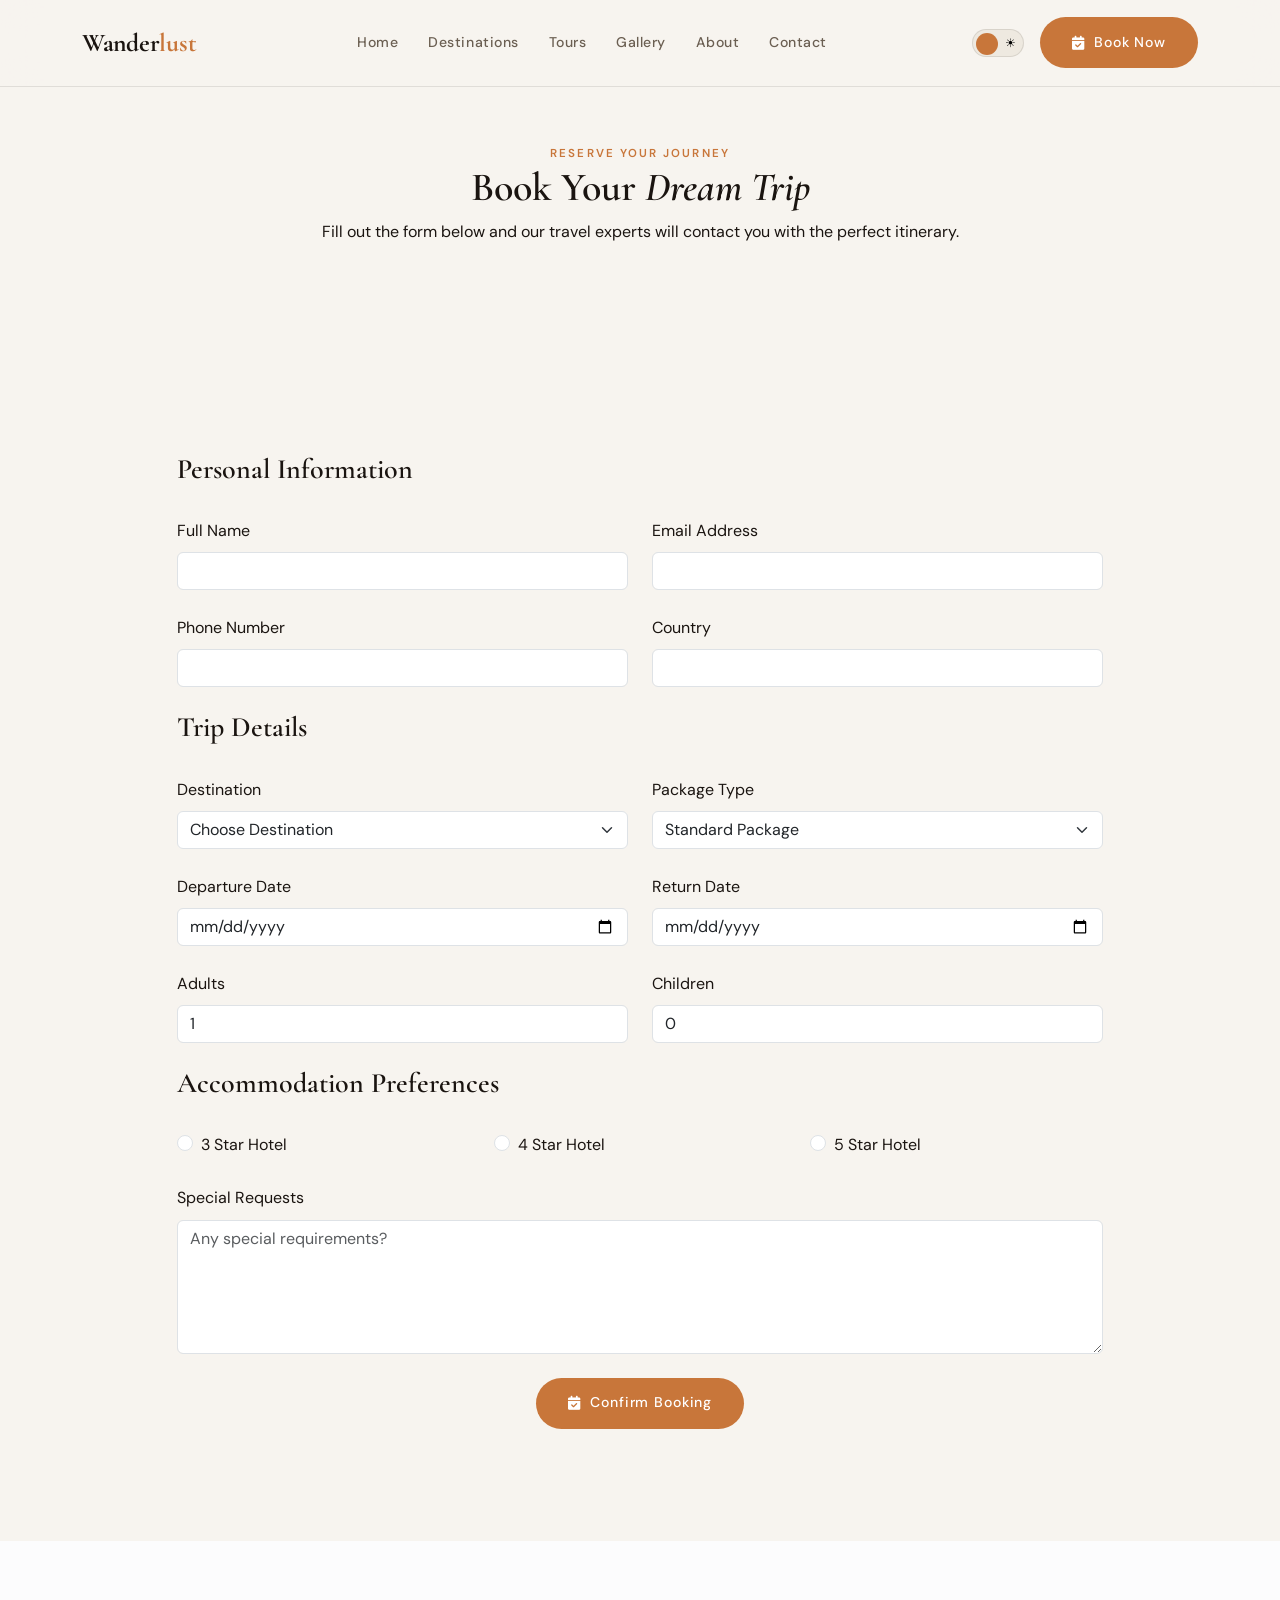
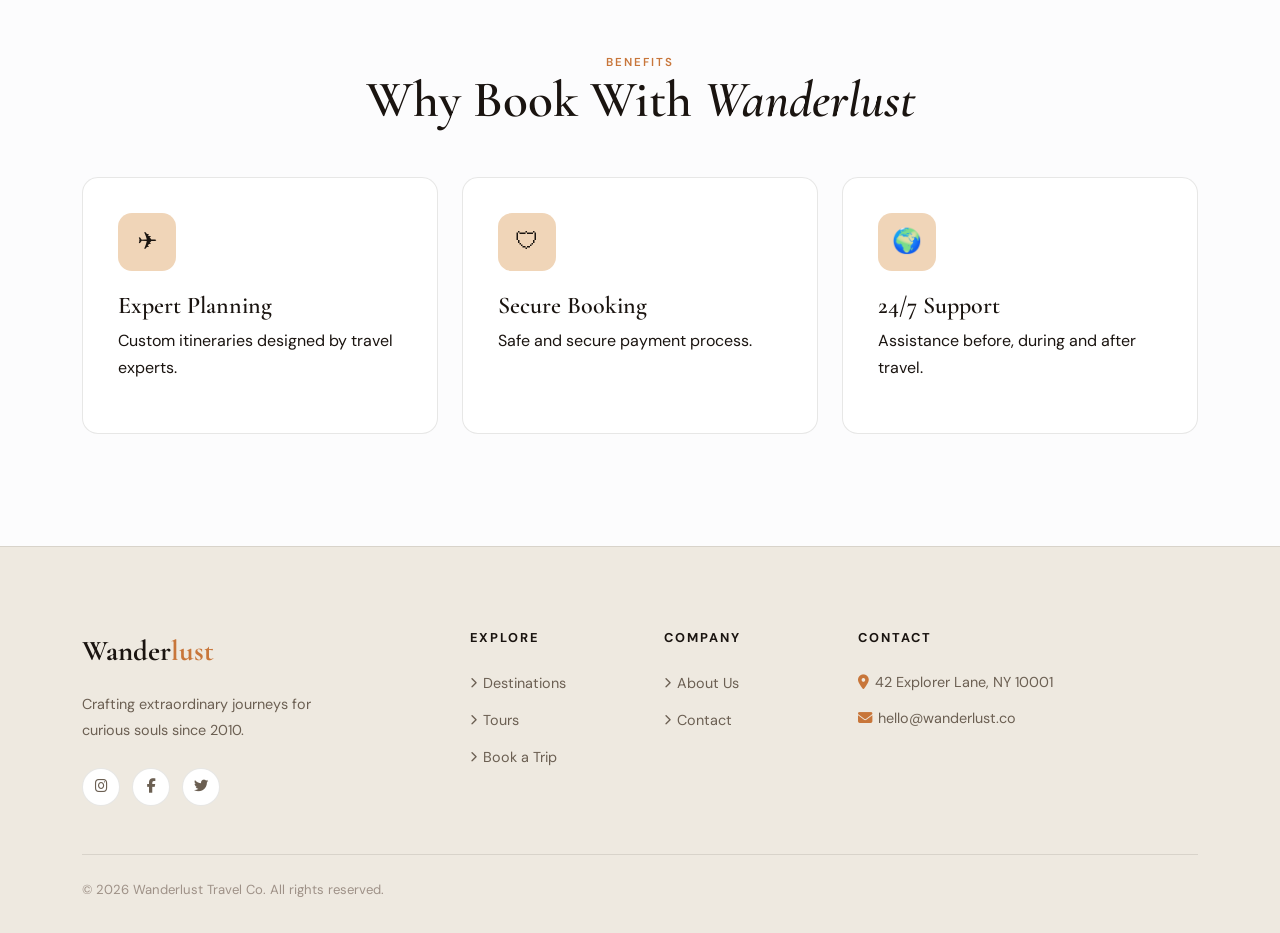
<file: travel_websites/booking.html>
<!DOCTYPE html>
<html lang="en" data-theme="light">
<head>
  <meta charset="UTF-8">
  <meta name="viewport" content="width=device-width, initial-scale=1.0">
  <title>Booking — Wanderlust</title>
  <link rel="icon" href="data:image/svg+xml,<svg xmlns='http://www.w3.org/2000/svg' viewBox='0 0 100 100'><text y='.9em' font-size='90'>✈</text></svg>">
  <link rel="stylesheet" href="https://cdnjs.cloudflare.com/ajax/libs/bootstrap/5.3.3/css/bootstrap.min.css">
  <link rel="stylesheet" href="https://cdnjs.cloudflare.com/ajax/libs/font-awesome/6.5.0/css/all.min.css">
  <link rel="stylesheet" href="css/style.css">
</head>

<body data-page="booking">

<!-- Navbar -->
<nav class="navbar navbar-expand-lg fixed-top">
  <div class="container">
    <a class="navbar-brand" href="index.html">Wander<span>lust</span></a>
    <button class="navbar-toggler border-0" type="button" data-bs-toggle="collapse" data-bs-target="#navMenu"><span class="navbar-toggler-icon"></span></button>
    <div class="collapse navbar-collapse" id="navMenu">
      <ul class="navbar-nav mx-auto gap-1">
        <li class="nav-item"><a class="nav-link" data-page="home" href="index.html">Home</a></li>
        <li class="nav-item"><a class="nav-link" data-page="destinations" href="destinations.html">Destinations</a></li>
        <li class="nav-item"><a class="nav-link" data-page="tours" href="tours.html">Tours</a></li>
        <li class="nav-item"><a class="nav-link" data-page="gallery" href="gallery.html">Gallery</a></li>
        <li class="nav-item"><a class="nav-link" data-page="about" href="about.html">About</a></li>
        <li class="nav-item"><a class="nav-link" data-page="contact" href="contact.html">Contact</a></li>
      </ul>
      <div class="d-flex align-items-center gap-3 mt-3 mt-lg-0">
        <button class="theme-toggle" aria-label="Toggle theme"><span class="icon-sun">☀</span><span class="icon-moon">☾</span></button>
        <a href="booking.html" class="btn-wl btn-wl-primary d-none d-lg-inline-flex"><i class="fa-solid fa-calendar-check"></i> Book Now</a>
      </div>
    </div>
  </div>
</nav>

<!-- Hero -->
<section class="page-hero">

    <div class="container text-center">

        <div class="section-label">
            Reserve Your Journey
        </div>

        <h1 class="page-title">
            Book Your <em>Dream Trip</em>
        </h1>

        <p class="page-subtitle">
            Fill out the form below and our travel experts
            will contact you with the perfect itinerary.
        </p>

    </div>

</section>

<!-- Booking Form -->
<section class="section-padding">

<div class="container">

<div class="row justify-content-center">

<div class="col-lg-10">

<div class="booking-card">

<form id="bookingForm">

<div class="row g-4">

<!-- Personal Details -->

<div class="col-12">
<h3 class="booking-title">
Personal Information
</h3>
</div>

<div class="col-md-6">

<label class="form-label">
Full Name
</label>

<input
type="text"
class="form-control"
required>

</div>

<div class="col-md-6">

<label class="form-label">
Email Address
</label>

<input
type="email"
class="form-control"
required>

</div>

<div class="col-md-6">

<label class="form-label">
Phone Number
</label>

<input
type="tel"
class="form-control"
required>

</div>

<div class="col-md-6">

<label class="form-label">
Country
</label>

<input
type="text"
class="form-control">

</div>

<!-- Trip Details -->

<div class="col-12 mt-4">
<h3 class="booking-title">
Trip Details
</h3>
</div>

<div class="col-md-6">

<label class="form-label">
Destination
</label>

<select class="form-select">

<option>Choose Destination</option>

<option>Paris</option>
<option>Dubai</option>
<option>Bali</option>
<option>Maldives</option>
<option>Switzerland</option>
<option>Thailand</option>

</select>

</div>

<div class="col-md-6">

<label class="form-label">
Package Type
</label>

<select class="form-select">

<option>Standard Package</option>
<option>Premium Package</option>
<option>Luxury Package</option>

</select>

</div>

<div class="col-md-6">

<label class="form-label">
Departure Date
</label>

<input
type="date"
class="form-control">

</div>

<div class="col-md-6">

<label class="form-label">
Return Date
</label>

<input
type="date"
class="form-control">

</div>

<div class="col-md-6">

<label class="form-label">
Adults
</label>

<input
type="number"
class="form-control"
min="1"
value="1">

</div>

<div class="col-md-6">

<label class="form-label">
Children
</label>

<input
type="number"
class="form-control"
min="0"
value="0">

</div>

<!-- Accommodation -->

<div class="col-12 mt-4">
<h3 class="booking-title">
Accommodation Preferences
</h3>
</div>

<div class="col-md-4">

<div class="form-check">

<input
class="form-check-input"
type="radio"
name="hotel">

<label class="form-check-label">
3 Star Hotel
</label>

</div>

</div>

<div class="col-md-4">

<div class="form-check">

<input
class="form-check-input"
type="radio"
name="hotel">

<label class="form-check-label">
4 Star Hotel
</label>

</div>

</div>

<div class="col-md-4">

<div class="form-check">

<input
class="form-check-input"
type="radio"
name="hotel">

<label class="form-check-label">
5 Star Hotel
</label>

</div>

</div>

<!-- Special Requests -->

<div class="col-12 mt-4">

<label class="form-label">
Special Requests
</label>

<textarea
class="form-control"
rows="5"
placeholder="Any special requirements?">
</textarea>

</div>

<div class="col-12 mt-4 text-center">

<button
type="submit"
class="btn-wl btn-wl-primary">

<i class="fa-solid fa-calendar-check"></i>

Confirm Booking

</button>

</div>

</div>

</form>

</div>

</div>

</div>

</div>

</section>

<!-- Why Book With Us -->

<section class="section-padding bg-light-subtle">

<div class="container">

<div class="text-center mb-5">

<div class="section-label">
Benefits
</div>

<h2 class="section-title">
Why Book With <em>Wanderlust</em>
</h2>

</div>

<div class="row g-4">

<div class="col-md-4">

<div class="feature-card">

<div class="feature-icon">
✈
</div>

<h4>
Expert Planning
</h4>

<p>
Custom itineraries designed by travel experts.
</p>

</div>

</div>

<div class="col-md-4">

<div class="feature-card">

<div class="feature-icon">
🛡
</div>

<h4>
Secure Booking
</h4>

<p>
Safe and secure payment process.
</p>

</div>

</div>

<div class="col-md-4">

<div class="feature-card">

<div class="feature-icon">
🌍
</div>

<h4>
24/7 Support
</h4>

<p>
Assistance before, during and after travel.
</p>

</div>

</div>

</div>

</div>

</section>

<!-- Footer -->

<footer>
  <div class="container">
    <div class="row g-5">
      <div class="col-lg-4">
        <div class="footer-brand mb-3">Wander<span>lust</span></div>
        <p class="footer-desc">Crafting extraordinary journeys for curious souls since 2010.</p>
        <div class="social-links mt-4">
          <a href="#" class="social-link"><i class="fab fa-instagram"></i></a>
          <a href="#" class="social-link"><i class="fab fa-facebook-f"></i></a>
          <a href="#" class="social-link"><i class="fab fa-twitter"></i></a>
        </div>
      </div>
      <div class="col-6 col-lg-2">
        <div class="footer-title">Explore</div>
        <ul class="footer-links">
          <li><a href="destinations.html"><i class="fa-solid fa-chevron-right fa-xs"></i> Destinations</a></li>
          <li><a href="tours.html"><i class="fa-solid fa-chevron-right fa-xs"></i> Tours</a></li>
          <li><a href="booking.html"><i class="fa-solid fa-chevron-right fa-xs"></i> Book a Trip</a></li>
        </ul>
      </div>
      <div class="col-6 col-lg-2">
        <div class="footer-title">Company</div>
        <ul class="footer-links">
          <li><a href="about.html"><i class="fa-solid fa-chevron-right fa-xs"></i> About Us</a></li>
          <li><a href="contact.html"><i class="fa-solid fa-chevron-right fa-xs"></i> Contact</a></li>
        </ul>
      </div>
      <div class="col-lg-4">
        <div class="footer-title">Contact</div>
        <ul class="footer-links">
          <li><a href="#"><i class="fa-solid fa-location-dot text-accent"></i> 42 Explorer Lane, NY 10001</a></li>
          <li><a href="mailto:hello@wanderlust.co"><i class="fa-solid fa-envelope text-accent"></i> hello@wanderlust.co</a></li>
        </ul>
      </div>
    </div>
    <div class="footer-bottom"><p>© 2026 Wanderlust Travel Co. All rights reserved.</p></div>
  </div>
</footer>

<a href="booking.html" class="sticky-cta btn-wl btn-wl-primary"><i class="fa-solid fa-calendar-check"></i> Book a Trip</a>

<script src="https://cdnjs.cloudflare.com/ajax/libs/bootstrap/5.3.3/js/bootstrap.bundle.min.js"></script>
<script src="js/main.js"></script>

<script>

document
.getElementById("bookingForm")
.addEventListener("submit",function(e){

e.preventDefault();

alert(
"Thank you! Your booking request has been submitted successfully."
);

this.reset();

});

</script>

</body>
</html>
</file>
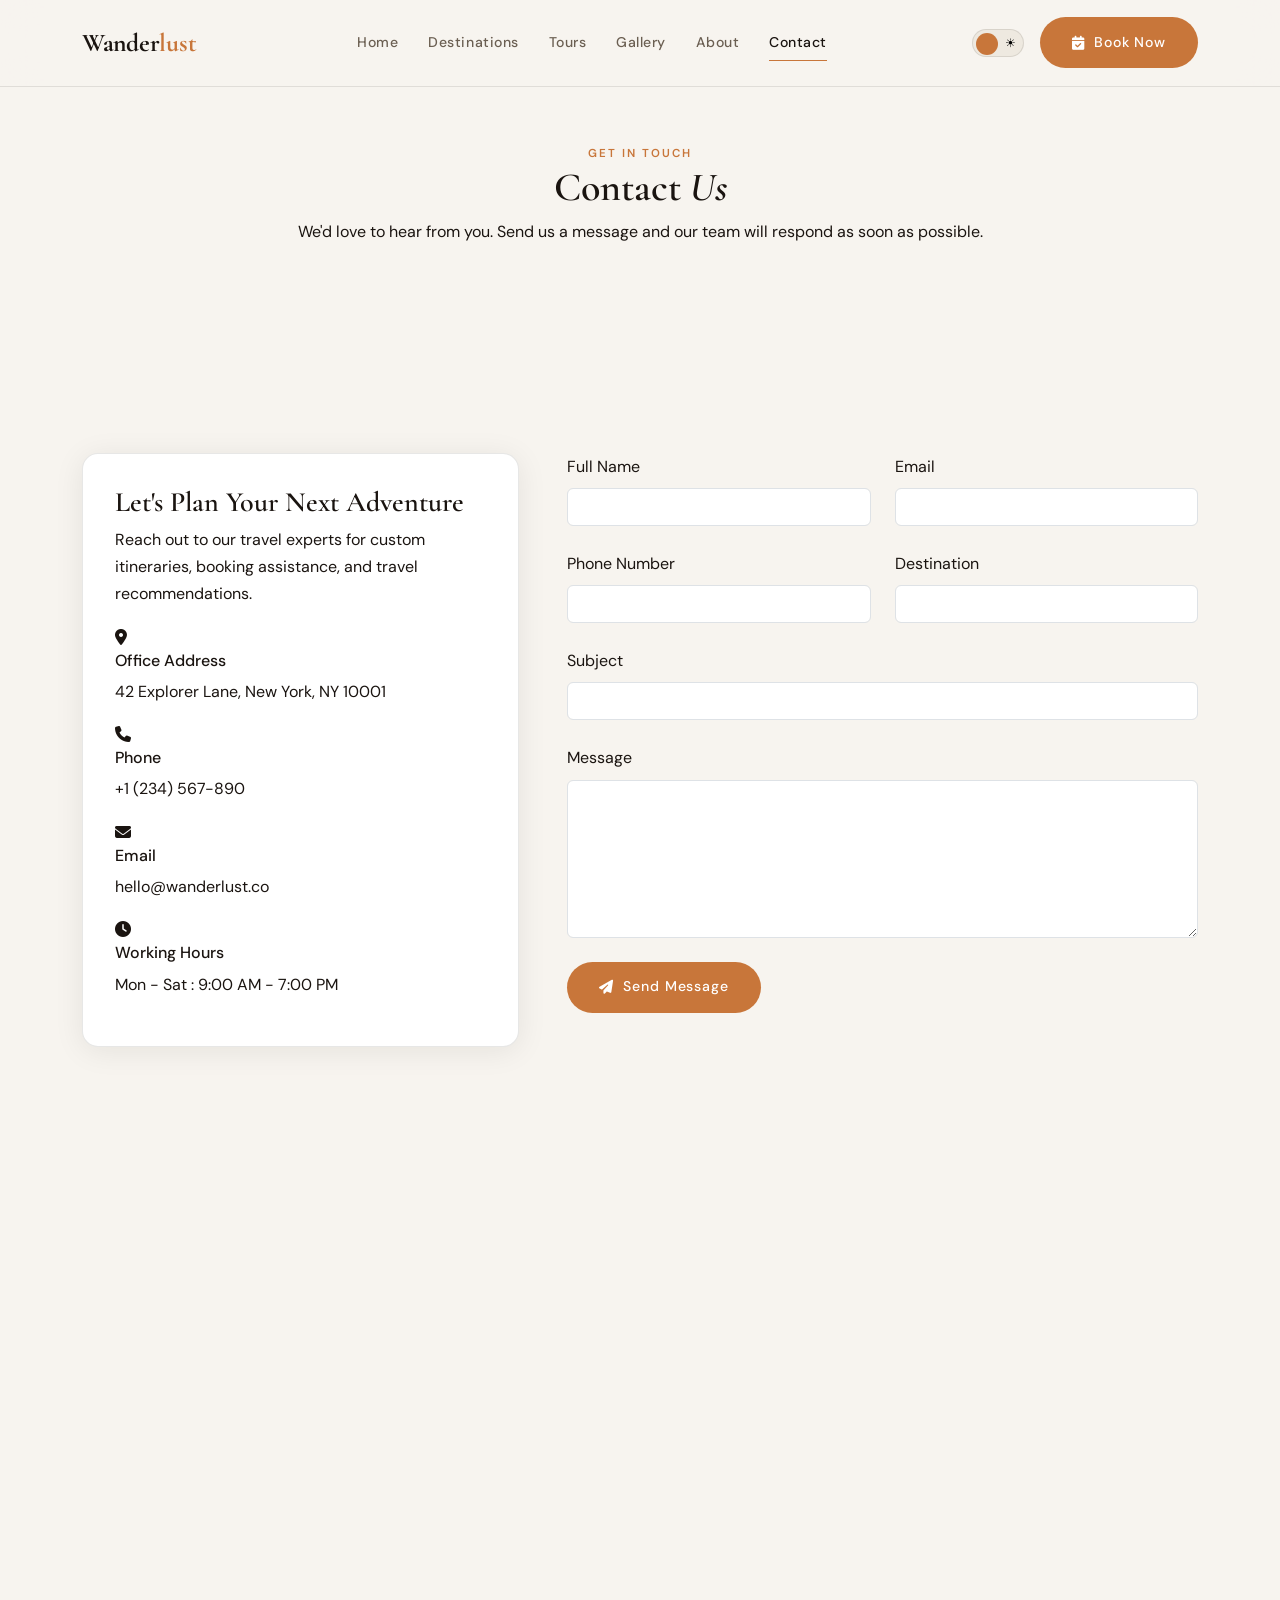
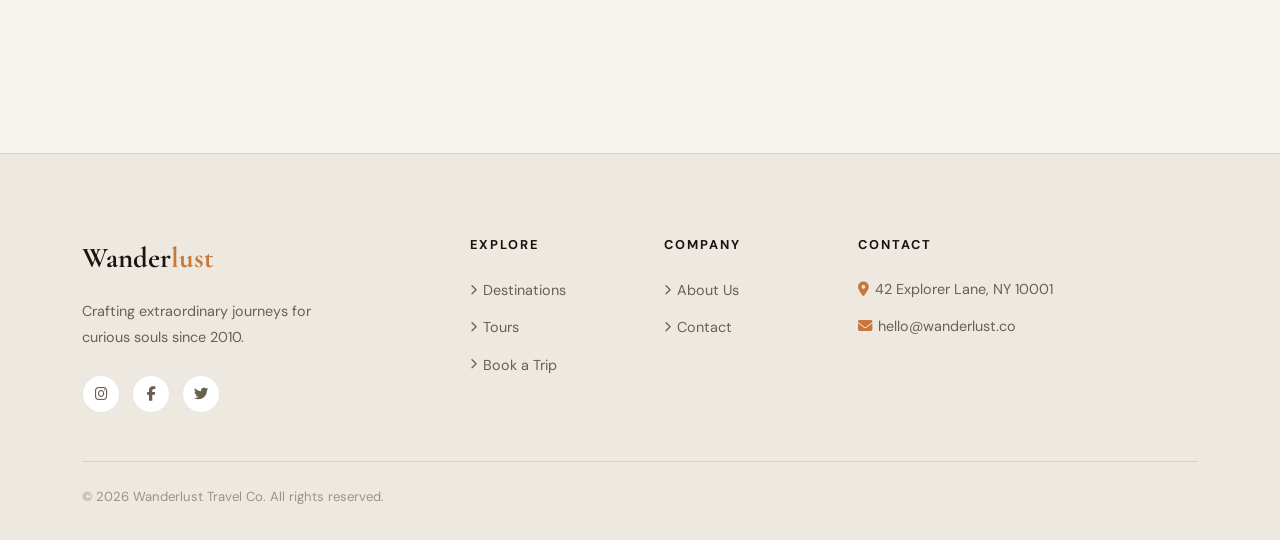
<file: travel_websites/contact.html>
<!DOCTYPE html>
<html lang="en" data-theme="light">

<head>
  <meta charset="UTF-8">
  <meta name="viewport" content="width=device-width, initial-scale=1.0">
  <title>Contact - Wanderlust</title>
  <meta name="description" content="Discover extraordinary destinations and unforgettable travel experiences with Wanderlust.">
  <link rel="icon" href="data:image/svg+xml,<svg xmlns='http://www.w3.org/2000/svg' viewBox='0 0 100 100'><text y='.9em' font-size='90'>✈</text></svg>">
  <link rel="stylesheet" href="https://cdnjs.cloudflare.com/ajax/libs/bootstrap/5.3.3/css/bootstrap.min.css">
  <link rel="stylesheet" href="https://cdnjs.cloudflare.com/ajax/libs/font-awesome/6.5.0/css/all.min.css">
  <link rel="stylesheet" href="css/style.css">
</head>

<body data-page="contact">

<!-- Navbar -->

<nav class="navbar navbar-expand-lg fixed-top">
  <div class="container">
    <a class="navbar-brand" href="index.html">Wander<span>lust</span></a>
    <button class="navbar-toggler border-0" type="button" data-bs-toggle="collapse" data-bs-target="#navMenu"><span class="navbar-toggler-icon"></span></button>
    <div class="collapse navbar-collapse" id="navMenu">
      <ul class="navbar-nav mx-auto gap-1">
        <li class="nav-item"><a class="nav-link" data-page="home" href="index.html">Home</a></li>
        <li class="nav-item"><a class="nav-link" data-page="destinations" href="destinations.html">Destinations</a></li>
        <li class="nav-item"><a class="nav-link" data-page="tours" href="tours.html">Tours</a></li>
        <li class="nav-item"><a class="nav-link" data-page="gallery" href="gallery.html">Gallery</a></li>
        <li class="nav-item"><a class="nav-link" data-page="about" href="about.html">About</a></li>
        <li class="nav-item"><a class="nav-link" data-page="contact" href="contact.html">Contact</a></li>
      </ul>
      <div class="d-flex align-items-center gap-3 mt-3 mt-lg-0">
        <button class="theme-toggle" aria-label="Toggle theme"><span class="icon-sun">☀</span><span class="icon-moon">☾</span></button>
        <a href="booking.html" class="btn-wl btn-wl-primary d-none d-lg-inline-flex"><i class="fa-solid fa-calendar-check"></i> Book Now</a>
      </div>
    </div>
  </div>
</nav>

<!-- Page Hero -->
<section class="page-hero">
    <div class="container text-center">
        <div class="section-label">Get In Touch</div>

        <h1 class="page-title">
            Contact <em>Us</em>
        </h1>

        <p class="page-subtitle">
            We'd love to hear from you. Send us a message and our team will respond as soon as possible.
        </p>
    </div>
</section>

<!-- Contact Section -->
<section class="section-padding">
    <div class="container">

        <div class="row g-5">

            <!-- Contact Info -->
            <div class="col-lg-5">

                <div class="contact-info-card">

                    <h3>Let's Plan Your Next Adventure</h3>

                    <p>
                        Reach out to our travel experts for custom itineraries,
                        booking assistance, and travel recommendations.
                    </p>

                    <div class="contact-item">
                        <i class="fa-solid fa-location-dot"></i>
                        <div>
                            <h6>Office Address</h6>
                            <p>42 Explorer Lane, New York, NY 10001</p>
                        </div>
                    </div>

                    <div class="contact-item">
                        <i class="fa-solid fa-phone"></i>
                        <div>
                            <h6>Phone</h6>
                            <p>+1 (234) 567-890</p>
                        </div>
                    </div>

                    <div class="contact-item">
                        <i class="fa-solid fa-envelope"></i>
                        <div>
                            <h6>Email</h6>
                            <p>hello@wanderlust.co</p>
                        </div>
                    </div>

                    <div class="contact-item">
                        <i class="fa-solid fa-clock"></i>
                        <div>
                            <h6>Working Hours</h6>
                            <p>Mon - Sat : 9:00 AM - 7:00 PM</p>
                        </div>
                    </div>

                </div>

            </div>

            <!-- Contact Form -->
            <div class="col-lg-7">

                <div class="contact-form-card">

                    <form id="contactForm">

                        <div class="row g-4">

                            <div class="col-md-6">
                                <label class="form-label">
                                    Full Name
                                </label>

                                <input
                                    type="text"
                                    class="form-control"
                                    required>
                            </div>

                            <div class="col-md-6">
                                <label class="form-label">
                                    Email
                                </label>

                                <input
                                    type="email"
                                    class="form-control"
                                    required>
                            </div>

                            <div class="col-md-6">
                                <label class="form-label">
                                    Phone Number
                                </label>

                                <input
                                    type="tel"
                                    class="form-control">
                            </div>

                            <div class="col-md-6">
                                <label class="form-label">
                                    Destination
                                </label>

                                <input
                                    type="text"
                                    class="form-control">
                            </div>

                            <div class="col-12">
                                <label class="form-label">
                                    Subject
                                </label>

                                <input
                                    type="text"
                                    class="form-control">
                            </div>

                            <div class="col-12">
                                <label class="form-label">
                                    Message
                                </label>

                                <textarea
                                    rows="6"
                                    class="form-control"
                                    required></textarea>
                            </div>

                            <div class="col-12">

                                <button
                                    type="submit"
                                    class="btn-wl btn-wl-primary">

                                    <i class="fa-solid fa-paper-plane"></i>
                                    Send Message

                                </button>

                            </div>

                        </div>

                    </form>

                </div>

            </div>

        </div>

    </div>
</section>

<!-- Map -->
<section class="section-padding pt-0">

    <div class="container">

        <div class="map-card">

            <iframe
                src="https://www.google.com/maps?q=New+York&output=embed"
                width="100%"
                height="450"
                style="border:0;"
                loading="lazy">
            </iframe>

        </div>

    </div>

</section>

<!-- Footer -->
<footer>
  <div class="container">
    <div class="row g-5">
      <div class="col-lg-4">
        <div class="footer-brand mb-3">Wander<span>lust</span></div>
        <p class="footer-desc">Crafting extraordinary journeys for curious souls since 2010.</p>
        <div class="social-links mt-4">
          <a href="#" class="social-link"><i class="fab fa-instagram"></i></a>
          <a href="#" class="social-link"><i class="fab fa-facebook-f"></i></a>
          <a href="#" class="social-link"><i class="fab fa-twitter"></i></a>
        </div>
      </div>
      <div class="col-6 col-lg-2">
        <div class="footer-title">Explore</div>
        <ul class="footer-links">
          <li><a href="destinations.html"><i class="fa-solid fa-chevron-right fa-xs"></i> Destinations</a></li>
          <li><a href="tours.html"><i class="fa-solid fa-chevron-right fa-xs"></i> Tours</a></li>
          <li><a href="booking.html"><i class="fa-solid fa-chevron-right fa-xs"></i> Book a Trip</a></li>
        </ul>
      </div>
      <div class="col-6 col-lg-2">
        <div class="footer-title">Company</div>
        <ul class="footer-links">
          <li><a href="about.html"><i class="fa-solid fa-chevron-right fa-xs"></i> About Us</a></li>
          <li><a href="contact.html"><i class="fa-solid fa-chevron-right fa-xs"></i> Contact</a></li>
        </ul>
      </div>
      <div class="col-lg-4">
        <div class="footer-title">Contact</div>
        <ul class="footer-links">
          <li><a href="#"><i class="fa-solid fa-location-dot text-accent"></i> 42 Explorer Lane, NY 10001</a></li>
          <li><a href="mailto:hello@wanderlust.co"><i class="fa-solid fa-envelope text-accent"></i> hello@wanderlust.co</a></li>
        </ul>
      </div>
    </div>
    <div class="footer-bottom"><p>© 2026 Wanderlust Travel Co. All rights reserved.</p></div>
  </div>
</footer>
<a href="booking.html" class="sticky-cta btn-wl btn-wl-primary"><i class="fa-solid fa-calendar-check"></i> Book a Trip</a>

<script src="https://cdnjs.cloudflare.com/ajax/libs/bootstrap/5.3.3/js/bootstrap.bundle.min.js"></script>
<script src="js/main.js"></script>
<script>
document.getElementById("contactForm")
.addEventListener("submit", function(e){

    e.preventDefault();

    alert("Thank you! Your message has been sent.");

    this.reset();

});
</script>

</body>
</html>
</file>
<file: travel_websites/css/style.css>
/* ============================================================
   WANDERLUST — Custom Styles
   ============================================================ */

@import url('https://fonts.googleapis.com/css2?family=Cormorant+Garamond:ital,wght@0,300;0,400;0,600;0,700;1,400&family=DM+Sans:wght@300;400;500;600&display=swap');

/* ── CSS Variables ─────────────────────────────────────────── */
:root {
  --bg: #f7f4ef;
  --bg-secondary: #eee9e0;
  --bg-card: #ffffff;
  --bg-nav: rgba(247,244,239,0.92);
  --text-primary: #1a1410;
  --text-secondary: #6b5f52;
  --text-muted: #9e9187;
  --accent: #c8763a;
  --accent-dark: #a05a22;
  --accent-light: #f0d5b8;
  --border: rgba(26,20,16,0.1);
  --shadow: 0 4px 30px rgba(26,20,16,0.08);
  --shadow-lg: 0 12px 50px rgba(26,20,16,0.14);
  --transition: 0.35s cubic-bezier(0.4, 0, 0.2, 1);
  --radius: 16px;
  --font-display: 'Cormorant Garamond', Georgia, serif;
  --font-body: 'DM Sans', system-ui, sans-serif;
}

[data-theme="dark"] {
  --bg: #0f0d0b;
  --bg-secondary: #1a1610;
  --bg-card: #1f1b15;
  --bg-nav: rgba(15,13,11,0.92);
  --text-primary: #f0ebe3;
  --text-secondary: #b8a990;
  --text-muted: #7d6e5b;
  --accent: #d98a4e;
  --accent-dark: #c8763a;
  --accent-light: #3a2a18;
  --border: rgba(240,235,227,0.08);
  --shadow: 0 4px 30px rgba(0,0,0,0.4);
  --shadow-lg: 0 12px 50px rgba(0,0,0,0.5);
}

/* ── Base ──────────────────────────────────────────────────── */
*, *::before, *::after { box-sizing: border-box; margin: 0; padding: 0; }

html { scroll-behavior: smooth; font-size: 16px; }

body {
  font-family: var(--font-body);
  background-color: var(--bg);
  color: var(--text-primary);
  transition: background-color var(--transition), color var(--transition);
  overflow-x: hidden;
  line-height: 1.7;
}

h1, h2, h3, h4, h5 {
  font-family: var(--font-display);
  font-weight: 600;
  line-height: 1.15;
}

a { color: var(--accent); text-decoration: none; transition: color var(--transition); }
a:hover { color: var(--accent-dark); }

img { max-width: 100%; display: block; }

/* ── Utility ───────────────────────────────────────────────── */
.text-accent { color: var(--accent) !important; }
.bg-card { background: var(--bg-card); }
.section-label {
  font-family: var(--font-body);
  font-size: 0.72rem;
  font-weight: 600;
  letter-spacing: 0.18em;
  text-transform: uppercase;
  color: var(--accent);
}
.section-title {
  font-family: var(--font-display);
  font-size: clamp(2rem, 4vw, 3.2rem);
  color: var(--text-primary);
  line-height: 1.1;
}
.section-subtitle {
  font-size: 1.05rem;
  color: var(--text-secondary);
  max-width: 560px;
}
.divider {
  width: 48px; height: 2px;
  background: var(--accent);
  margin: 1rem 0 1.5rem;
}

/* ── Scroll Reveal ─────────────────────────────────────────── */
.reveal {
  opacity: 0;
  transform: translateY(36px);
  transition: opacity 0.7s ease, transform 0.7s ease;
}
.reveal.visible {
  opacity: 1;
  transform: none;
}
.reveal-left {
  opacity: 0;
  transform: translateX(-40px);
  transition: opacity 0.7s ease, transform 0.7s ease;
}
.reveal-left.visible { opacity: 1; transform: none; }
.reveal-right {
  opacity: 0;
  transform: translateX(40px);
  transition: opacity 0.7s ease, transform 0.7s ease;
}
.reveal-right.visible { opacity: 1; transform: none; }

.delay-1 { transition-delay: 0.1s; }
.delay-2 { transition-delay: 0.2s; }
.delay-3 { transition-delay: 0.3s; }
.delay-4 { transition-delay: 0.4s; }

/* ── Navbar ────────────────────────────────────────────────── */
.navbar {
  background: var(--bg-nav) !important;
  backdrop-filter: blur(18px);
  -webkit-backdrop-filter: blur(18px);
  border-bottom: 1px solid var(--border);
  padding: 1rem 0;
  transition: background var(--transition), box-shadow var(--transition);
  z-index: 1000;
}
.navbar.scrolled {
  box-shadow: var(--shadow);
  padding: 0.65rem 0;
}
.navbar-brand {
  font-family: var(--font-display);
  font-size: 1.6rem;
  font-weight: 700;
  color: var(--text-primary) !important;
  letter-spacing: -0.01em;
}
.navbar-brand span { color: var(--accent); }
.nav-link {
  font-size: 0.88rem;
  font-weight: 500;
  letter-spacing: 0.04em;
  color: var(--text-secondary) !important;
  padding: 0.4rem 0.8rem !important;
  transition: color var(--transition);
  position: relative;
}
.nav-link::after {
  content: '';
  position: absolute;
  bottom: 0; left: 50%; right: 50%;
  height: 1.5px;
  background: var(--accent);
  transition: left var(--transition), right var(--transition);
}
.nav-link:hover, .nav-link.active {
  color: var(--text-primary) !important;
}
.nav-link:hover::after, .nav-link.active::after {
  left: 0.8rem; right: 0.8rem;
}
.navbar-toggler {
  border: 1px solid var(--border);
  padding: 0.3rem 0.55rem;
  border-radius: 8px;
}
.navbar-toggler-icon { 
  background-image: none;
  display: flex; flex-direction: column;
  justify-content: space-between;
  width: 20px; height: 14px;
}

/* Dark mode toggle */
.theme-toggle {
  background: var(--bg-secondary);
  border: 1px solid var(--border);
  border-radius: 50px;
  width: 52px; height: 28px;
  cursor: pointer;
  position: relative;
  transition: background var(--transition);
  flex-shrink: 0;
}
.theme-toggle::after {
  content: '';
  position: absolute;
  top: 3px; left: 3px;
  width: 22px; height: 22px;
  border-radius: 50%;
  background: var(--accent);
  transition: transform var(--transition);
}
[data-theme="dark"] .theme-toggle::after { transform: translateX(24px); }
.theme-toggle .icon-sun, .theme-toggle .icon-moon {
  position: absolute;
  top: 50%; transform: translateY(-50%);
  font-size: 12px;
  transition: opacity var(--transition);
}
.theme-toggle .icon-sun { right: 7px; }
.theme-toggle .icon-moon { left: 7px; }
[data-theme="dark"] .theme-toggle .icon-sun { opacity: 0; }
[data-theme="light"] .theme-toggle .icon-moon { opacity: 0; }

/* ── Hero ──────────────────────────────────────────────────── */
.hero {
  min-height: 100vh;
  position: relative;
  display: flex;
  align-items: center;
  overflow: hidden;
  background: var(--bg);
}
.hero-bg {
  position: absolute; inset: 0;
  background: linear-gradient(135deg, #1a0e06 0%, #3d2210 50%, #1a0e06 100%);
  opacity: 1;
  z-index: 0;
}
.hero-img {
  position: absolute; inset: 0;
  background: url('https://images.unsplash.com/photo-1476514525535-07fb3b4ae5f1?w=1800&q=80') center/cover no-repeat;
  z-index: 1;
  transform: scale(1.05);
  animation: heroZoom 20s ease-in-out infinite alternate;
}
@keyframes heroZoom {
  from { transform: scale(1.05); }
  to { transform: scale(1.12); }
}
.hero-overlay {
  position: absolute; inset: 0;
  background: linear-gradient(to right, rgba(10,6,2,0.85) 0%, rgba(10,6,2,0.4) 60%, rgba(10,6,2,0.1) 100%);
  z-index: 2;
}
.hero-content { position: relative; z-index: 3; }
.hero-eyebrow {
  font-size: 0.75rem;
  font-weight: 600;
  letter-spacing: 0.22em;
  text-transform: uppercase;
  color: var(--accent);
  display: flex; align-items: center; gap: 0.75rem;
}
.hero-eyebrow::before {
  content: '';
  width: 36px; height: 1px;
  background: var(--accent);
  display: inline-block;
}
.hero-title {
  font-family: var(--font-display);
  font-size: clamp(3rem, 7vw, 6.5rem);
  font-weight: 300;
  color: #f0ebe3;
  line-height: 1.0;
  letter-spacing: -0.02em;
}
.hero-title strong {
  font-weight: 700;
  display: block;
  font-style: italic;
}
.hero-desc {
  font-size: 1.1rem;
  color: rgba(240,235,227,0.75);
  max-width: 440px;
  line-height: 1.75;
}
.hero-stats {
  display: flex; gap: 2.5rem;
  padding-top: 1rem;
}
.hero-stat-num {
  font-family: var(--font-display);
  font-size: 2.2rem;
  font-weight: 700;
  color: var(--accent);
  display: block;
  line-height: 1;
}
.hero-stat-label {
  font-size: 0.75rem;
  color: rgba(240,235,227,0.6);
  text-transform: uppercase;
  letter-spacing: 0.1em;
}
.hero-scroll {
  position: absolute;
  bottom: 2.5rem; left: 50%;
  transform: translateX(-50%);
  z-index: 3;
  display: flex; flex-direction: column;
  align-items: center; gap: 0.5rem;
  color: rgba(240,235,227,0.5);
  font-size: 0.7rem;
  letter-spacing: 0.15em;
  text-transform: uppercase;
  animation: bounceScroll 2.5s ease-in-out infinite;
}
@keyframes bounceScroll {
  0%, 100% { transform: translateX(-50%) translateY(0); }
  50% { transform: translateX(-50%) translateY(8px); }
}
.scroll-line {
  width: 1px; height: 40px;
  background: linear-gradient(to bottom, var(--accent), transparent);
}

/* ── Buttons ───────────────────────────────────────────────── */
.btn-wl {
  display: inline-flex; align-items: center; gap: 0.6rem;
  padding: 0.85rem 2rem;
  border-radius: 50px;
  font-family: var(--font-body);
  font-size: 0.88rem;
  font-weight: 500;
  letter-spacing: 0.06em;
  transition: all var(--transition);
  border: none; cursor: pointer;
}
.btn-wl-primary {
  background: var(--accent);
  color: #fff;
}
.btn-wl-primary:hover {
  background: var(--accent-dark);
  color: #fff;
  transform: translateY(-2px);
  box-shadow: 0 8px 24px rgba(200,118,58,0.35);
}
.btn-wl-outline {
  background: transparent;
  border: 1.5px solid rgba(240,235,227,0.4);
  color: #f0ebe3;
}
.btn-wl-outline:hover {
  border-color: rgba(240,235,227,0.8);
  background: rgba(240,235,227,0.1);
  color: #f0ebe3;
  transform: translateY(-2px);
}
.btn-wl-outline-dark {
  background: transparent;
  border: 1.5px solid var(--border);
  color: var(--text-primary);
}
.btn-wl-outline-dark:hover {
  border-color: var(--accent);
  color: var(--accent);
  transform: translateY(-2px);
}

/* ── Destination Cards ─────────────────────────────────────── */
.section-padding { padding: 7rem 0; }
.dest-card {
  border-radius: var(--radius);
  overflow: hidden;
  background: var(--bg-card);
  box-shadow: var(--shadow);
  transition: transform var(--transition), box-shadow var(--transition);
  cursor: pointer;
  height: 100%;
}
.dest-card:hover {
  transform: translateY(-8px);
  box-shadow: var(--shadow-lg);
}
.dest-card-img {
  width: 100%; height: 260px;
  object-fit: cover;
  transition: transform 0.6s ease;
}
.dest-card:hover .dest-card-img { transform: scale(1.06); }
.dest-card-img-wrap { overflow: hidden; position: relative; }
.dest-badge {
  position: absolute; top: 1rem; left: 1rem;
  background: var(--accent);
  color: #fff;
  font-size: 0.7rem;
  font-weight: 600;
  letter-spacing: 0.1em;
  text-transform: uppercase;
  padding: 0.3rem 0.75rem;
  border-radius: 50px;
}
.dest-card-body { padding: 1.5rem; }
.dest-name {
  font-family: var(--font-display);
  font-size: 1.5rem;
  color: var(--text-primary);
  margin-bottom: 0.35rem;
}
.dest-country {
  font-size: 0.8rem;
  color: var(--accent);
  letter-spacing: 0.1em;
  text-transform: uppercase;
  font-weight: 500;
  margin-bottom: 0.75rem;
}
.dest-desc {
  font-size: 0.9rem;
  color: var(--text-secondary);
  line-height: 1.7;
  margin-bottom: 1.2rem;
}
.dest-meta {
  display: flex; align-items: center; justify-content: space-between;
  border-top: 1px solid var(--border);
  padding-top: 1rem;
}
.dest-price {
  font-family: var(--font-display);
  font-size: 1.4rem;
  font-weight: 700;
  color: var(--text-primary);
}
.dest-price small {
  font-size: 0.75rem;
  color: var(--text-muted);
  font-family: var(--font-body);
  font-weight: 400;
  display: block;
  line-height: 1;
}
.rating-stars { color: #f59e0b; font-size: 0.8rem; letter-spacing: 2px; }

/* ── Featured / Big Destination ───────────────────────────── */
.featured-dest {
  border-radius: var(--radius);
  overflow: hidden;
  position: relative;
  height: 520px;
  cursor: pointer;
}
.featured-dest img {
  width: 100%; height: 100%;
  object-fit: cover;
  transition: transform 0.8s ease;
}
.featured-dest:hover img { transform: scale(1.04); }
.featured-overlay {
  position: absolute; inset: 0;
  background: linear-gradient(to top, rgba(0,0,0,0.8) 0%, transparent 60%);
}
.featured-content {
  position: absolute; bottom: 0; left: 0; right: 0;
  padding: 2.5rem;
  color: #fff;
}
.featured-title {
  font-family: var(--font-display);
  font-size: 2.4rem;
  font-weight: 700;
  line-height: 1.1;
}

/* ── Why Choose Us ─────────────────────────────────────────── */
.why-section { background: var(--bg-secondary); }
.feature-card {
  padding: 2.2rem;
  border-radius: var(--radius);
  background: var(--bg-card);
  border: 1px solid var(--border);
  transition: transform var(--transition), box-shadow var(--transition), border-color var(--transition);
  height: 100%;
}
.feature-card:hover {
  transform: translateY(-6px);
  box-shadow: var(--shadow-lg);
  border-color: var(--accent-light);
}
.feature-icon {
  width: 58px; height: 58px;
  border-radius: 14px;
  background: var(--accent-light);
  display: flex; align-items: center; justify-content: center;
  font-size: 1.5rem;
  margin-bottom: 1.3rem;
  transition: background var(--transition);
}
.feature-card:hover .feature-icon { background: var(--accent); }
.feature-card:hover .feature-icon .fi { filter: brightness(10); }
.feature-title {
  font-family: var(--font-display);
  font-size: 1.35rem;
  margin-bottom: 0.6rem;
  color: var(--text-primary);
}
.feature-desc { font-size: 0.9rem; color: var(--text-secondary); line-height: 1.7; }

/* ── Testimonials ──────────────────────────────────────────── */
.testimonials-section { background: var(--bg); }
.testimonial-card {
  padding: 2rem;
  border-radius: var(--radius);
  background: var(--bg-card);
  border: 1px solid var(--border);
  box-shadow: var(--shadow);
  transition: transform var(--transition), box-shadow var(--transition);
  height: 100%;
}
.testimonial-card:hover { transform: translateY(-5px); box-shadow: var(--shadow-lg); }
.testimonial-text {
  font-family: var(--font-display);
  font-size: 1.15rem;
  font-style: italic;
  color: var(--text-primary);
  line-height: 1.7;
  margin-bottom: 1.5rem;
}
.testimonial-text::before { content: '"'; color: var(--accent); font-size: 3rem; line-height: 0; vertical-align: -0.5rem; margin-right: 0.15rem; }
.testimonial-avatar {
  width: 46px; height: 46px;
  border-radius: 50%;
  object-fit: cover;
  border: 2px solid var(--accent-light);
}
.testimonial-name { font-weight: 600; font-size: 0.95rem; color: var(--text-primary); }
.testimonial-role { font-size: 0.8rem; color: var(--text-muted); }

/* ── Tour Cards ────────────────────────────────────────────── */
.tour-card {
  border-radius: var(--radius);
  overflow: hidden;
  background: var(--bg-card);
  border: 1px solid var(--border);
  box-shadow: var(--shadow);
  transition: transform var(--transition), box-shadow var(--transition);
  display: flex; flex-direction: column;
  height: 100%;
}
.tour-card:hover { transform: translateY(-6px); box-shadow: var(--shadow-lg); }
.tour-img { width: 100%; height: 220px; object-fit: cover; }
.tour-body { padding: 1.5rem; flex: 1; display: flex; flex-direction: column; }
.tour-name { font-family: var(--font-display); font-size: 1.35rem; margin-bottom: 0.5rem; }
.tour-tags { display: flex; flex-wrap: wrap; gap: 0.4rem; margin-bottom: 1rem; }
.tour-tag {
  font-size: 0.7rem; font-weight: 600;
  letter-spacing: 0.07em;
  text-transform: uppercase;
  padding: 0.25rem 0.7rem;
  border-radius: 50px;
  background: var(--accent-light);
  color: var(--accent);
}
.tour-details {
  display: grid; grid-template-columns: 1fr 1fr;
  gap: 0.75rem;
  margin-bottom: 1.2rem;
  font-size: 0.85rem;
}
.tour-detail-item { display: flex; align-items: center; gap: 0.4rem; color: var(--text-secondary); }
.tour-footer {
  margin-top: auto;
  display: flex; align-items: center; justify-content: space-between;
  border-top: 1px solid var(--border); padding-top: 1rem;
}

/* ── Gallery ───────────────────────────────────────────────── */
.gallery-grid {
  display: grid;
  grid-template-columns: repeat(4, 1fr);
  grid-template-rows: auto auto;
  gap: 1rem;
}
.gallery-item {
  border-radius: 12px;
  overflow: hidden;
  position: relative;
  cursor: pointer;
}
.gallery-item img {
  width: 100%; height: 100%;
  object-fit: cover;
  transition: transform 0.5s ease;
}
.gallery-item:hover img { transform: scale(1.07); }
.gallery-item-1 { grid-column: span 2; grid-row: span 2; height: 480px; }
.gallery-item-2, .gallery-item-3 { height: 230px; }
.gallery-item-4, .gallery-item-5 { height: 230px; }
.gallery-overlay {
  position: absolute; inset: 0;
  background: rgba(0,0,0,0);
  transition: background var(--transition);
  display: flex; align-items: center; justify-content: center;
}
.gallery-item:hover .gallery-overlay { background: rgba(0,0,0,0.3); }
.gallery-icon {
  color: #fff; font-size: 2rem;
  opacity: 0; transform: scale(0.8);
  transition: opacity var(--transition), transform var(--transition);
}
.gallery-item:hover .gallery-icon { opacity: 1; transform: scale(1); }

/* ── Newsletter ────────────────────────────────────────────── */
.newsletter-section {
  background: linear-gradient(135deg, #2d1a0a 0%, #4a2a0e 50%, #2d1a0a 100%);
  position: relative;
  overflow: hidden;
}
.newsletter-section::before {
  content: '';
  position: absolute; inset: 0;
  background: url('https://images.unsplash.com/photo-1469474968028-56623f02e42e?w=1400&q=60') center/cover;
  opacity: 0.12;
}
.newsletter-section > .container { position: relative; z-index: 1; }
.newsletter-input {
  flex: 1;
  padding: 0.9rem 1.4rem;
  border-radius: 50px;
  border: 1.5px solid rgba(240,235,227,0.2);
  background: rgba(255,255,255,0.08);
  color: #f0ebe3;
  font-family: var(--font-body);
  font-size: 0.95rem;
  outline: none;
  transition: border-color var(--transition);
  max-width: 380px;
  width: 100%;
}
.newsletter-input::placeholder { color: rgba(240,235,227,0.45); }
.newsletter-input:focus { border-color: var(--accent); }

/* ── Contact Page ──────────────────────────────────────────── */
.contact-info-card {
  padding: 2rem;
  border-radius: var(--radius);
  background: var(--bg-card);
  border: 1px solid var(--border);
  box-shadow: var(--shadow);
  margin-bottom: 1.5rem;
}
.contact-icon {
  width: 50px; height: 50px;
  border-radius: 12px;
  background: var(--accent-light);
  display: flex; align-items: center; justify-content: center;
  font-size: 1.3rem;
  margin-bottom: 1rem;
}
.form-wl .form-control,
.form-wl .form-select {
  background: var(--bg-card);
  border: 1.5px solid var(--border);
  border-radius: 10px;
  color: var(--text-primary);
  padding: 0.85rem 1.1rem;
  font-family: var(--font-body);
  font-size: 0.95rem;
  transition: border-color var(--transition), box-shadow var(--transition);
}
.form-wl .form-control:focus,
.form-wl .form-select:focus {
  border-color: var(--accent);
  box-shadow: 0 0 0 3px rgba(200,118,58,0.12);
  background: var(--bg-card);
  color: var(--text-primary);
}
.form-wl label { font-size: 0.85rem; font-weight: 500; color: var(--text-secondary); margin-bottom: 0.4rem; }
.form-wl textarea { resize: vertical; min-height: 140px; }

/* ── About Page ────────────────────────────────────────────── */
.about-hero {
  min-height: 50vh;
  background: linear-gradient(135deg, #1a0e06 0%, #2d1a0a 100%);
  position: relative;
  display: flex; align-items: center;
  overflow: hidden;
}
.about-hero-img {
  position: absolute; inset: 0;
  background: url('https://images.unsplash.com/photo-1500534314209-a25ddb2bd429?w=1600&q=80') center/cover no-repeat;
  opacity: 0.2;
}
.team-card {
  border-radius: var(--radius);
  overflow: hidden;
  background: var(--bg-card);
  border: 1px solid var(--border);
  box-shadow: var(--shadow);
  transition: transform var(--transition), box-shadow var(--transition);
  text-align: center;
}
.team-card:hover { transform: translateY(-6px); box-shadow: var(--shadow-lg); }
.team-img { width: 100%; height: 260px; object-fit: cover; }
.team-body { padding: 1.5rem; }
.team-name { font-family: var(--font-display); font-size: 1.3rem; margin-bottom: 0.25rem; }
.team-role { font-size: 0.8rem; color: var(--accent); text-transform: uppercase; letter-spacing: 0.1em; font-weight: 500; }
.stat-card {
  text-align: center;
  padding: 2rem 1rem;
}
.stat-num {
  font-family: var(--font-display);
  font-size: 3.5rem;
  font-weight: 700;
  color: var(--accent);
  line-height: 1;
}
.stat-label { font-size: 0.9rem; color: var(--text-secondary); margin-top: 0.3rem; }

/* ── Booking / Search ──────────────────────────────────────── */
.search-bar {
  background: var(--bg-card);
  border-radius: var(--radius);
  padding: 1.5rem 2rem;
  box-shadow: var(--shadow-lg);
  border: 1px solid var(--border);
}
.search-bar .form-control,
.search-bar .form-select {
  border: 1.5px solid var(--border);
  border-radius: 10px;
  background: var(--bg);
  color: var(--text-primary);
  padding: 0.75rem 1rem;
  font-family: var(--font-body);
}
.search-bar .form-control:focus,
.search-bar .form-select:focus {
  border-color: var(--accent);
  box-shadow: 0 0 0 3px rgba(200,118,58,0.12);
  background: var(--bg);
  color: var(--text-primary);
}
.search-bar label { font-size: 0.78rem; font-weight: 600; letter-spacing: 0.1em; text-transform: uppercase; color: var(--text-muted); margin-bottom: 0.4rem; }
.search-divider {
  width: 1px;
  background: var(--border);
  align-self: stretch;
  margin: 0;
}

/* ── Filter Pills ──────────────────────────────────────────── */
.filter-pill {
  padding: 0.5rem 1.25rem;
  border-radius: 50px;
  border: 1.5px solid var(--border);
  background: var(--bg-card);
  color: var(--text-secondary);
  font-size: 0.85rem;
  font-weight: 500;
  cursor: pointer;
  transition: all var(--transition);
  white-space: nowrap;
}
.filter-pill:hover, .filter-pill.active {
  background: var(--accent);
  border-color: var(--accent);
  color: #fff;
}

/* ── Page Hero ─────────────────────────────────────────────── */
.page-hero {
  padding: 9rem 0 5rem;
  position: relative;
  overflow: hidden;
}
.page-hero-bg {
  position: absolute; inset: 0;
  z-index: 0;
}
.page-hero .container { position: relative; z-index: 1; }

/* ── Footer ────────────────────────────────────────────────── */
footer {
  background: var(--bg-secondary);
  border-top: 1px solid var(--border);
  padding: 5rem 0 2rem;
}
.footer-brand {
  font-family: var(--font-display);
  font-size: 1.8rem;
  font-weight: 700;
  color: var(--text-primary);
}
.footer-brand span { color: var(--accent); }
.footer-desc { font-size: 0.9rem; color: var(--text-secondary); line-height: 1.8; max-width: 280px; }
.footer-title { font-size: 0.8rem; font-weight: 700; letter-spacing: 0.15em; text-transform: uppercase; color: var(--text-primary); margin-bottom: 1.2rem; }
.footer-links { list-style: none; padding: 0; }
.footer-links li { margin-bottom: 0.6rem; }
.footer-links a { font-size: 0.9rem; color: var(--text-secondary); transition: color var(--transition); display: inline-flex; align-items: center; gap: 0.35rem; }
.footer-links a:hover { color: var(--accent); }
.footer-bottom {
  border-top: 1px solid var(--border);
  padding-top: 1.5rem;
  margin-top: 3rem;
  display: flex; align-items: center; justify-content: space-between;
  flex-wrap: wrap; gap: 1rem;
}
.footer-bottom p { font-size: 0.82rem; color: var(--text-muted); margin: 0; }
.social-links { display: flex; gap: 0.75rem; }
.social-link {
  width: 38px; height: 38px;
  border-radius: 50%;
  background: var(--bg-card);
  border: 1px solid var(--border);
  display: flex; align-items: center; justify-content: center;
  color: var(--text-secondary);
  font-size: 0.9rem;
  transition: all var(--transition);
}
.social-link:hover {
  background: var(--accent);
  border-color: var(--accent);
  color: #fff;
  transform: translateY(-2px);
}

/* ── Breadcrumb ────────────────────────────────────────────── */
.breadcrumb-wl { display: flex; align-items: center; gap: 0.5rem; font-size: 0.82rem; }
.breadcrumb-wl a { color: rgba(240,235,227,0.6); }
.breadcrumb-wl a:hover { color: var(--accent); }
.breadcrumb-wl span { color: rgba(240,235,227,0.35); }
.breadcrumb-wl .current { color: rgba(240,235,227,0.9); }

/* ── Lightbox ──────────────────────────────────────────────── */
.lightbox {
  position: fixed; inset: 0; z-index: 9999;
  background: rgba(0,0,0,0.92);
  display: flex; align-items: center; justify-content: center;
  opacity: 0; pointer-events: none;
  transition: opacity var(--transition);
}
.lightbox.open { opacity: 1; pointer-events: all; }
.lightbox img { max-width: 90vw; max-height: 85vh; border-radius: 12px; object-fit: contain; }
.lightbox-close {
  position: absolute; top: 1.5rem; right: 1.5rem;
  color: #fff; font-size: 1.5rem; cursor: pointer;
  background: rgba(255,255,255,0.1); border: none;
  width: 44px; height: 44px; border-radius: 50%;
  display: flex; align-items: center; justify-content: center;
  transition: background var(--transition);
}
.lightbox-close:hover { background: rgba(255,255,255,0.2); }

/* ── Map Placeholder ───────────────────────────────────────── */
.map-placeholder {
  border-radius: var(--radius);
  overflow: hidden;
  background: var(--bg-secondary);
  height: 380px;
  display: flex; align-items: center; justify-content: center;
  border: 1px solid var(--border);
  font-size: 0.9rem;
  color: var(--text-muted);
  flex-direction: column; gap: 0.75rem;
}

/* ── Sticky CTA ────────────────────────────────────────────── */
.sticky-cta {
  position: fixed; bottom: 2rem; right: 2rem; z-index: 500;
  transform: translateY(100px);
  opacity: 0;
  transition: all var(--transition);
}
.sticky-cta.show { transform: none; opacity: 1; }

/* ── Page-specific subtle bg textures ─────────────────────── */
.texture-dots {
  background-image: radial-gradient(var(--border) 1px, transparent 1px);
  background-size: 28px 28px;
}

/* ── Responsive ────────────────────────────────────────────── */
@media (max-width: 991px) {
  .gallery-grid {
    grid-template-columns: 1fr 1fr;
    grid-template-rows: auto;
  }
  .gallery-item-1 { grid-column: span 2; height: 280px; }
  .gallery-item-2, .gallery-item-3, .gallery-item-4, .gallery-item-5 { height: 200px; }
  .search-bar .search-divider { display: none; }
}
@media (max-width: 767px) {
  .section-padding { padding: 4.5rem 0; }
  .hero-stats { gap: 1.5rem; }
  .gallery-grid { grid-template-columns: 1fr; }
  .gallery-item-1, .gallery-item-2, .gallery-item-3, .gallery-item-4, .gallery-item-5 { grid-column: span 1; height: 240px; }
  .footer-bottom { flex-direction: column; align-items: flex-start; }
  .sticky-cta { bottom: 1rem; right: 1rem; }
}

/* ── Loading Screen ────────────────────────────────────────── */
#loader {
  position: fixed; inset: 0; z-index: 9999;
  background: var(--bg);
  display: flex; align-items: center; justify-content: center;
  flex-direction: column; gap: 1.5rem;
  transition: opacity 0.5s, visibility 0.5s;
}
#loader.hidden { opacity: 0; visibility: hidden; pointer-events: none; }
.loader-brand {
  font-family: var(--font-display);
  font-size: 2.5rem;
  font-weight: 700;
  color: var(--text-primary);
}
.loader-brand span { color: var(--accent); }
.loader-bar {
  width: 180px; height: 2px;
  background: var(--border);
  border-radius: 2px;
  overflow: hidden;
}
.loader-progress {
  width: 0; height: 100%;
  background: var(--accent);
  border-radius: 2px;
  animation: loadProgress 1.2s ease forwards;
}
@keyframes loadProgress {
  to { width: 100%; }
}

/* ── Hero animated text ────────────────────────────────────── */
.hero-title .word {
  display: inline-block;
  opacity: 0;
  transform: translateY(60px);
  animation: wordReveal 0.7s forwards;
}
@keyframes wordReveal {
  to { opacity: 1; transform: none; }
}
</file>
